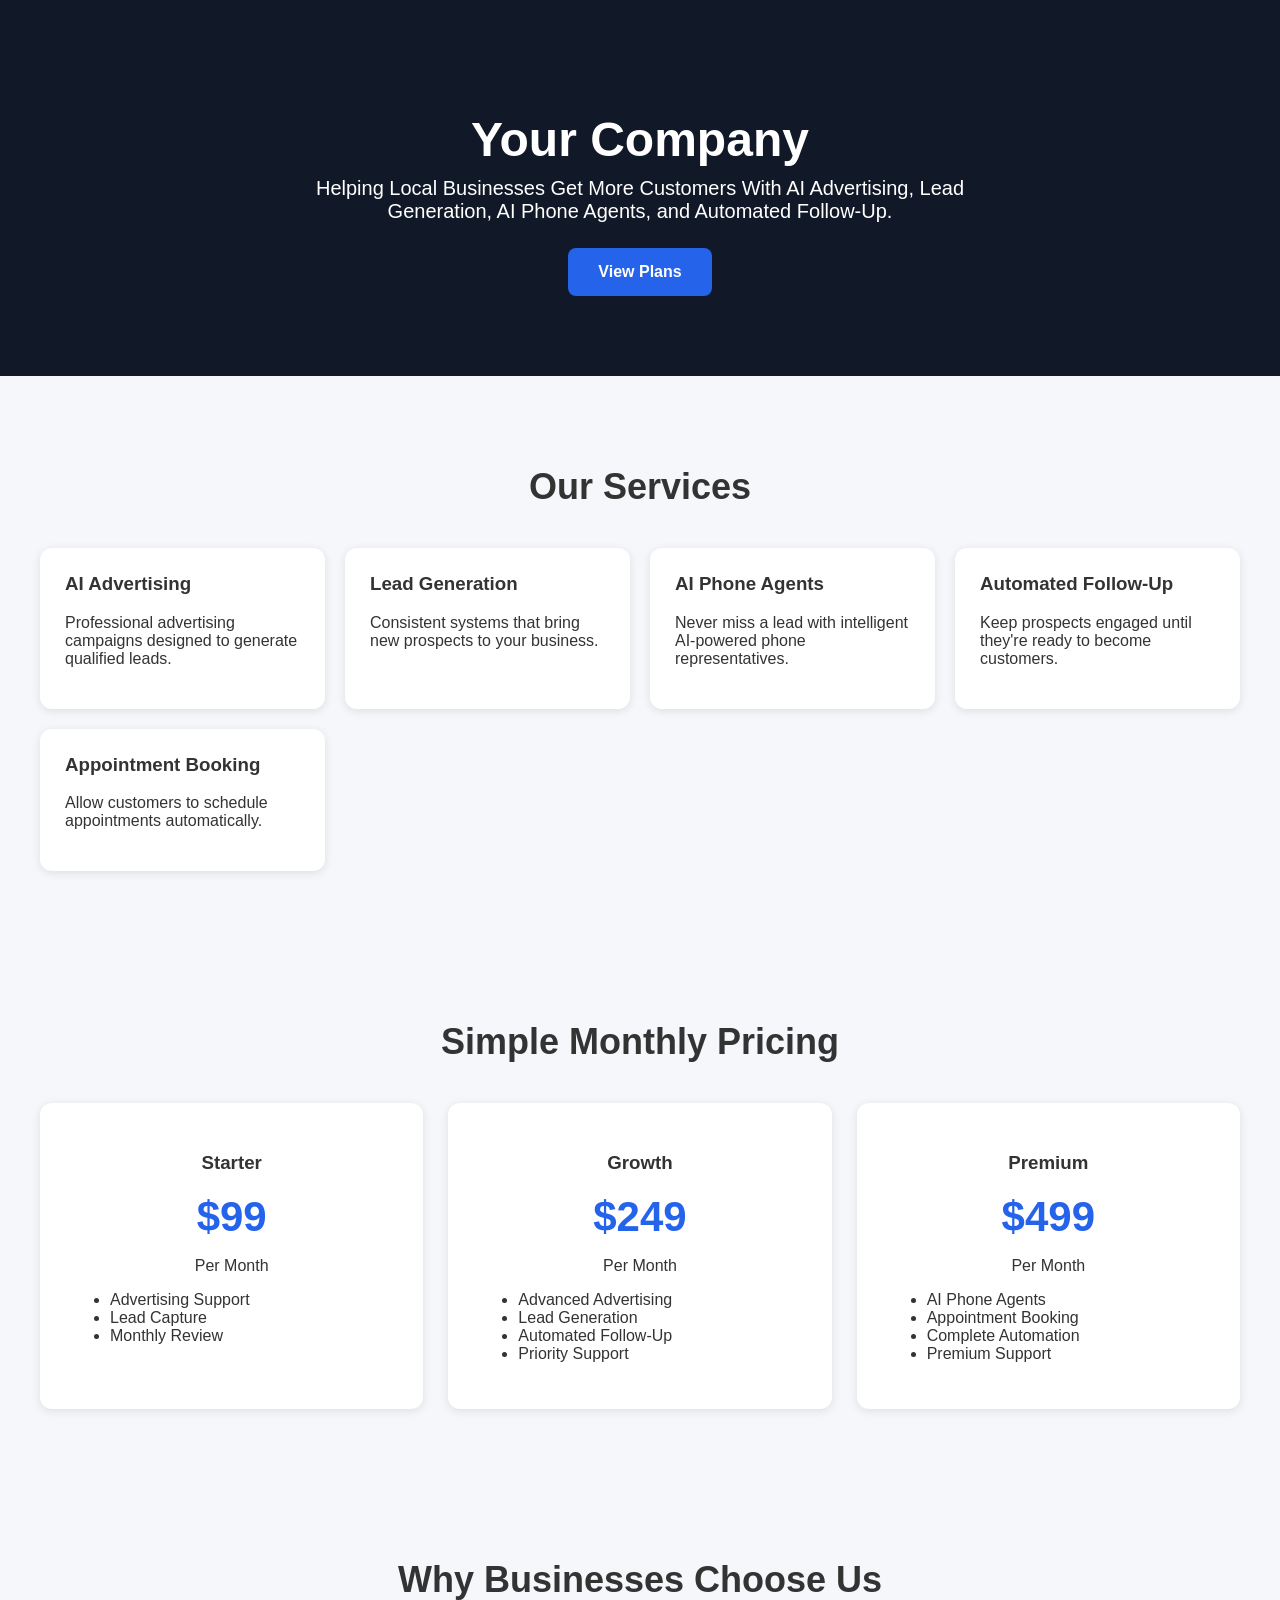
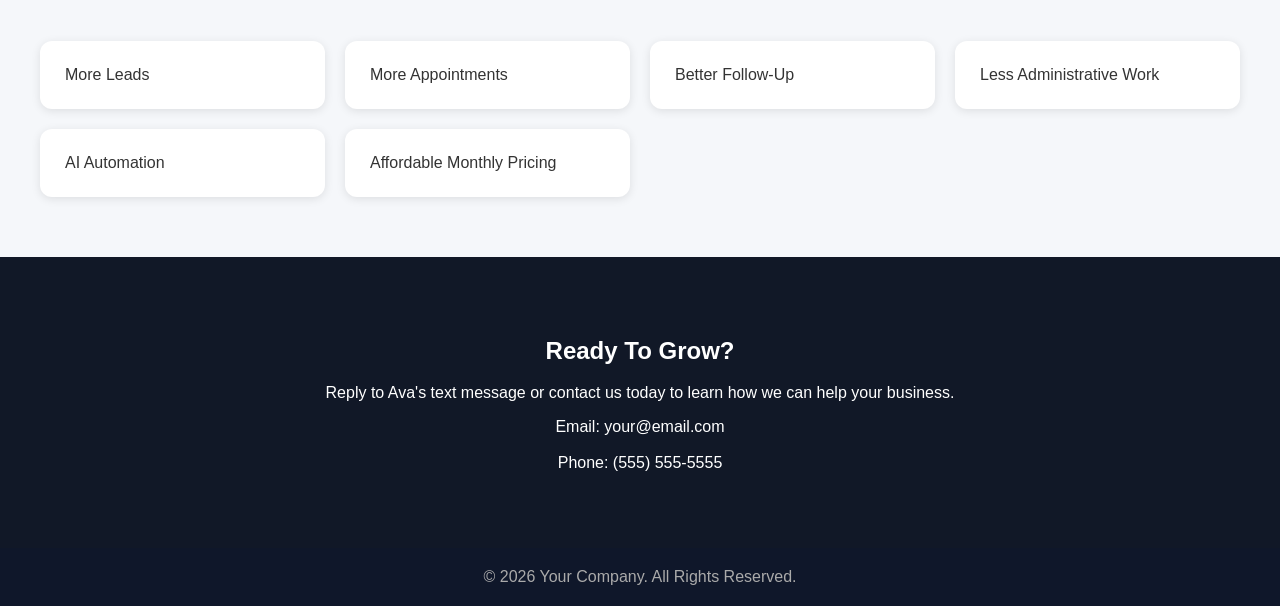
<file: Ad.html>
<!DOCTYPE html>
<html lang="en">
<head>
<meta charset="UTF-8">
<meta name="viewport" content="width=device-width, initial-scale=1.0">
<title>Your Company | AI Advertising & Lead Generation</title>

<style>
body{
    margin:0;
    font-family:Arial, Helvetica, sans-serif;
    background:#f5f7fa;
    color:#333;
}

header{
    background:#111827;
    color:white;
    text-align:center;
    padding:80px 20px;
}

header h1{
    font-size:48px;
    margin-bottom:10px;
}

header p{
    font-size:20px;
    max-width:700px;
    margin:auto;
}

.cta{
    display:inline-block;
    margin-top:25px;
    padding:15px 30px;
    background:#2563eb;
    color:white;
    text-decoration:none;
    border-radius:8px;
    font-weight:bold;
}

.section{
    max-width:1200px;
    margin:auto;
    padding:60px 20px;
}

.section h2{
    text-align:center;
    margin-bottom:40px;
    font-size:36px;
}

.cards{
    display:grid;
    grid-template-columns:repeat(auto-fit,minmax(250px,1fr));
    gap:20px;
}

.card{
    background:white;
    padding:25px;
    border-radius:12px;
    box-shadow:0 2px 10px rgba(0,0,0,.1);
}

.card h3{
    margin-top:0;
}

.pricing{
    display:grid;
    grid-template-columns:repeat(auto-fit,minmax(280px,1fr));
    gap:25px;
}

.price-card{
    background:white;
    padding:30px;
    border-radius:12px;
    text-align:center;
    box-shadow:0 2px 10px rgba(0,0,0,.1);
}

.price{
    font-size:42px;
    color:#2563eb;
    font-weight:bold;
}

ul{
    text-align:left;
}

.contact{
    background:#111827;
    color:white;
    text-align:center;
    padding:60px 20px;
}

footer{
    text-align:center;
    padding:20px;
    background:#0f172a;
    color:#aaa;
}
</style>
</head>

<body>

<header>
    <h1>Your Company</h1>
    <p>
        Helping Local Businesses Get More Customers With
        AI Advertising, Lead Generation, AI Phone Agents,
        and Automated Follow-Up.
    </p>

    <a href="#pricing" class="cta">
        View Plans
    </a>
</header>

<section class="section">
    <h2>Our Services</h2>

    <div class="cards">

        <div class="card">
            <h3>AI Advertising</h3>
            <p>Professional advertising campaigns designed to generate qualified leads.</p>
        </div>

        <div class="card">
            <h3>Lead Generation</h3>
            <p>Consistent systems that bring new prospects to your business.</p>
        </div>

        <div class="card">
            <h3>AI Phone Agents</h3>
            <p>Never miss a lead with intelligent AI-powered phone representatives.</p>
        </div>

        <div class="card">
            <h3>Automated Follow-Up</h3>
            <p>Keep prospects engaged until they're ready to become customers.</p>
        </div>

        <div class="card">
            <h3>Appointment Booking</h3>
            <p>Allow customers to schedule appointments automatically.</p>
        </div>

    </div>
</section>

<section class="section" id="pricing">
    <h2>Simple Monthly Pricing</h2>

    <div class="pricing">

        <div class="price-card">
            <h3>Starter</h3>
            <div class="price">$99</div>
            <p>Per Month</p>

            <ul>
                <li>Advertising Support</li>
                <li>Lead Capture</li>
                <li>Monthly Review</li>
            </ul>
        </div>

        <div class="price-card">
            <h3>Growth</h3>
            <div class="price">$249</div>
            <p>Per Month</p>

            <ul>
                <li>Advanced Advertising</li>
                <li>Lead Generation</li>
                <li>Automated Follow-Up</li>
                <li>Priority Support</li>
            </ul>
        </div>

        <div class="price-card">
            <h3>Premium</h3>
            <div class="price">$499</div>
            <p>Per Month</p>

            <ul>
                <li>AI Phone Agents</li>
                <li>Appointment Booking</li>
                <li>Complete Automation</li>
                <li>Premium Support</li>
            </ul>
        </div>

    </div>
</section>

<section class="section">
    <h2>Why Businesses Choose Us</h2>

    <div class="cards">

        <div class="card">More Leads</div>
        <div class="card">More Appointments</div>
        <div class="card">Better Follow-Up</div>
        <div class="card">Less Administrative Work</div>
        <div class="card">AI Automation</div>
        <div class="card">Affordable Monthly Pricing</div>

    </div>
</section>

<section class="contact">
    <h2>Ready To Grow?</h2>

    <p>
        Reply to Ava's text message or contact us today
        to learn how we can help your business.
    </p>

    <p>
        Email: your@email.com
        <br><br>
        Phone: (555) 555-5555
    </p>
</section>

<footer>
    © 2026 Your Company. All Rights Reserved.
</footer>

</body>
</html>
</file>
